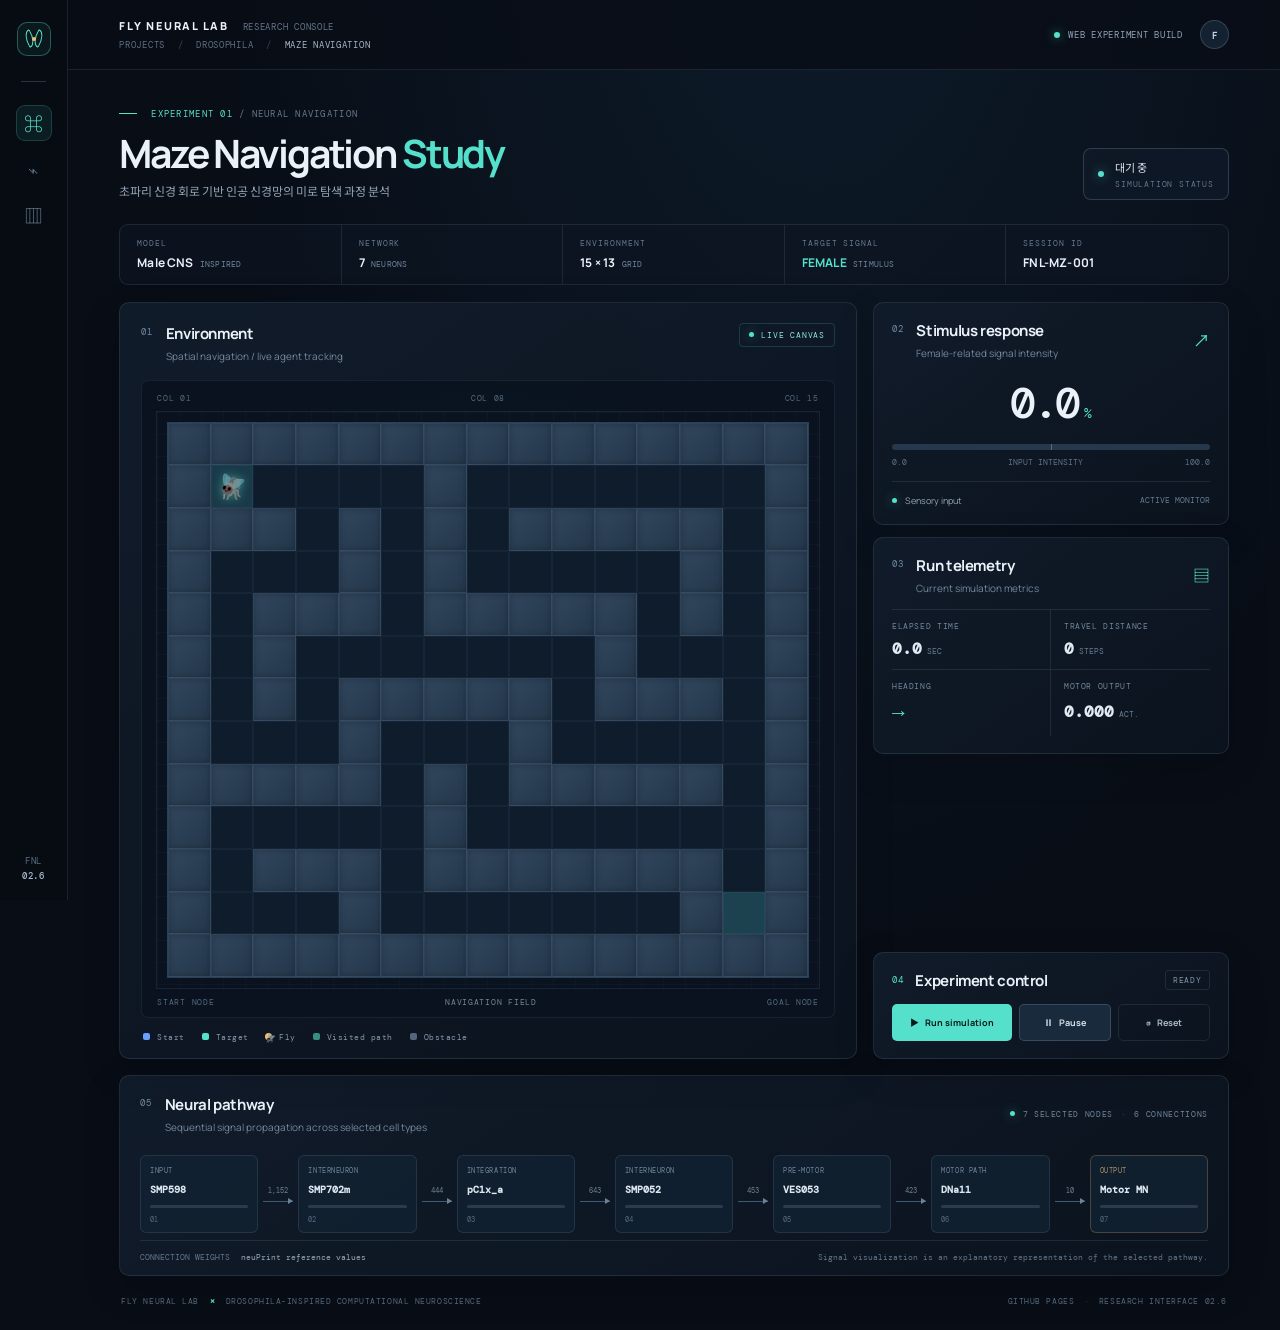
<file: Fly_Maze/index.html>
<!DOCTYPE html>
<html lang="ko">
<head>
  <meta charset="UTF-8">
  <meta name="viewport" content="width=device-width, initial-scale=1.0">
  <meta name="theme-color" content="#080d16">
  <meta name="description" content="Drosophila-inspired neural circuit maze navigation research interface">
  <title>Fly Neural Lab — Research Console</title>
  <link rel="preconnect" href="https://fonts.googleapis.com">
  <link rel="preconnect" href="https://fonts.gstatic.com" crossorigin>
  <link href="https://fonts.googleapis.com/css2?family=DM+Mono:wght@400;500&family=Manrope:wght@400;500;600;700;800&family=Noto+Sans+KR:wght@400;500;600;700&display=swap" rel="stylesheet">
  <link rel="stylesheet" href="style.css?v=fly-icon-1">
</head>
<body>
<div class="app">
  <aside class="rail">
    <a class="brand-mark" href="./" aria-label="Fly Neural Lab"><span class="wing wing-a"></span><span class="wing wing-b"></span><span class="brand-core"></span></a>
    <div class="rail-rule"></div>
    <div class="rail-icon active" title="실험 대시보드">⌘</div>
    <div class="rail-icon" title="신경 회로">⌁</div>
    <div class="rail-icon" title="데이터 분석">▥</div>
    <div class="rail-spacer"></div>
    <div class="rail-version">FNL<br><b>02.6</b></div>
  </aside>

  <div class="main-shell">
    <header class="topbar">
      <div class="brand-lockup">
        <div class="brand-name">FLY NEURAL LAB <span>RESEARCH CONSOLE</span></div>
        <div class="breadcrumb">PROJECTS <i>/</i> DROSOPHILA <i>/</i> <b>MAZE NAVIGATION</b></div>
      </div>
      <div class="top-actions">
        <div class="build-label"><span class="build-dot"></span> WEB EXPERIMENT BUILD</div>
        <div class="avatar">F</div>
      </div>
    </header>

    <main class="content">
      <section class="intro">
        <div>
          <div class="section-kicker"><span class="kicker-line"></span> EXPERIMENT 01 <span class="kicker-muted">/ NEURAL NAVIGATION</span></div>
          <h1>Maze Navigation <em>Study</em></h1>
          <p class="intro-copy">초파리 신경 회로 기반 인공 신경망의 미로 탐색 과정 분석</p>
        </div>
        <div class="run-state"><span class="state-dot"></span><span id="status" role="status">대기 중</span><small>SIMULATION STATUS</small></div>
      </section>

      <section class="summary-strip">
        <div class="summary-item"><span class="summary-label">MODEL</span><strong>Male CNS <small>INSPIRED</small></strong></div>
        <div class="summary-item"><span class="summary-label">NETWORK</span><strong>7 <small>NEURONS</small></strong></div>
        <div class="summary-item"><span class="summary-label">ENVIRONMENT</span><strong>15 × 13 <small>GRID</small></strong></div>
        <div class="summary-item"><span class="summary-label">TARGET SIGNAL</span><strong class="accent-text">FEMALE <small>STIMULUS</small></strong></div>
        <div class="summary-item summary-id"><span class="summary-label">SESSION ID</span><strong>FNL-MZ-001</strong></div>
      </section>

      <section class="primary-grid">
        <article class="surface maze-surface">
          <div class="surface-head">
            <div class="surface-title"><span class="index">01</span><div><h2>Environment</h2><p>Spatial navigation / live agent tracking</p></div></div>
            <div class="live-pill"><span></span> LIVE CANVAS</div>
          </div>
          <div class="maze-wrap">
            <div class="axis axis-top"><span>COL 01</span><span>COL 08</span><span>COL 15</span></div>
            <div class="maze-viewport"><div id="maze" aria-label="미로 시뮬레이션 화면"></div></div>
            <div class="axis axis-bottom"><span>START NODE</span><span class="axis-center">NAVIGATION FIELD</span><span>GOAL NODE</span></div>
          </div>
          <div class="legend">
            <span><i class="lg-start"></i> Start</span><span><i class="lg-goal"></i> Target</span><span><i class="lg-agent">🪰</i> Fly</span><span><i class="lg-trail"></i> Visited path</span><span><i class="lg-wall"></i> Obstacle</span>
          </div>
        </article>

        <aside class="insight-column">
          <article class="surface stimulus-card">
            <div class="surface-head small-head"><div class="surface-title"><span class="index">02</span><div><h2>Stimulus response</h2><p>Female-related signal intensity</p></div></div><span class="corner-mark">↗</span></div>
            <div class="stimulus-number"><strong id="responseValue">0.0</strong><span>%</span></div>
            <div class="meter"><div id="responseBar"></div><i></i></div>
            <div class="meter-scale"><span>0.0</span><span>INPUT INTENSITY</span><span>100.0</span></div>
            <div class="signal-caption"><span class="signal-indicator"></span> Sensory input <b>ACTIVE MONITOR</b></div>
          </article>

          <article class="surface telemetry-card">
            <div class="surface-head small-head"><div class="surface-title"><span class="index">03</span><div><h2>Run telemetry</h2><p>Current simulation metrics</p></div></div><span class="telemetry-symbol">▤</span></div>
            <div class="metric-grid">
              <div class="metric"><span>ELAPSED TIME</span><strong><b id="time">0.0</b><small>SEC</small></strong></div>
              <div class="metric"><span>TRAVEL DISTANCE</span><strong><b id="distance">0</b><small>STEPS</small></strong></div>
              <div class="metric"><span>HEADING</span><strong class="heading-value" id="direction">→</strong></div>
              <div class="metric"><span>MOTOR OUTPUT</span><strong><b id="activationValue">0.000</b><small>ACT.</small></strong></div>
            </div>
          </article>

          <article class="surface control-card">
            <div class="control-heading"><div><span class="index">04</span><h2>Experiment control</h2></div><span class="control-state">READY</span></div>
            <div class="controls">
              <button id="startButton" class="btn btn-run" type="button"><span>▶</span> Run simulation</button>
              <button id="pauseButton" class="btn btn-pause" type="button"><span>Ⅱ</span> Pause</button>
              <button id="resetButton" class="btn btn-reset" type="button"><span>↺</span> Reset</button>
            </div>
          </article>
        </aside>
      </section>

      <section class="surface network-surface">
        <div class="surface-head network-head">
          <div class="surface-title"><span class="index">05</span><div><h2>Neural pathway</h2><p>Sequential signal propagation across selected cell types</p></div></div>
          <div class="network-meta"><span class="network-dot"></span> 7 SELECTED NODES <i>·</i> 6 CONNECTIONS</div>
        </div>
        <div class="pathway" id="neuralPathway">
          <div class="neuron"><span class="neuron-type">INPUT</span><strong>SMP598</strong><div class="neuron-bar"><i></i></div><small>01</small></div>
          <div class="synapse"><span>1,152</span><i></i></div>
          <div class="neuron"><span class="neuron-type">INTERNEURON</span><strong>SMP702m</strong><div class="neuron-bar"><i></i></div><small>02</small></div>
          <div class="synapse"><span>444</span><i></i></div>
          <div class="neuron"><span class="neuron-type">INTEGRATION</span><strong>pC1x_a</strong><div class="neuron-bar"><i></i></div><small>03</small></div>
          <div class="synapse"><span>643</span><i></i></div>
          <div class="neuron"><span class="neuron-type">INTERNEURON</span><strong>SMP052</strong><div class="neuron-bar"><i></i></div><small>04</small></div>
          <div class="synapse"><span>453</span><i></i></div>
          <div class="neuron"><span class="neuron-type">PRE-MOTOR</span><strong>VES053</strong><div class="neuron-bar"><i></i></div><small>05</small></div>
          <div class="synapse"><span>423</span><i></i></div>
          <div class="neuron"><span class="neuron-type">MOTOR PATH</span><strong>DNa11</strong><div class="neuron-bar"><i></i></div><small>06</small></div>
          <div class="synapse"><span>10</span><i></i></div>
          <div class="neuron neuron-output"><span class="neuron-type">OUTPUT</span><strong>Motor MN</strong><div class="neuron-bar"><i></i></div><small>07</small></div>
        </div>
        <div class="network-foot"><span>CONNECTION WEIGHTS <b>neuPrint reference values</b></span><span>Signal visualization is an explanatory representation of the selected pathway.</span></div>
      </section>

      <footer class="footer"><span>FLY NEURAL LAB <b>×</b> DROSOPHILA-INSPIRED COMPUTATIONAL NEUROSCIENCE</span><span>GITHUB PAGES <i>·</i> RESEARCH INTERFACE 02.6</span></footer>
    </main>
  </div>
</div>
<script src="script.js"></script>
<script>
(() => {
  const response = document.getElementById('responseValue');
  const bars = [...document.querySelectorAll('.neuron-bar i')];
  const nodes = [...document.querySelectorAll('.neuron')];
  const weights = [1152, 444, 643, 453, 423, 10];
  const render = () => {
    const input = Math.max(0, Math.min(1, (parseFloat(response.textContent) || 0) / 100));
    let signal = input;
    bars.forEach((bar, index) => {
      bar.style.width = (signal * 100).toFixed(1) + '%';
      nodes[index].classList.toggle('is-active', signal > 0.015);
      if (index < weights.length) signal *= weights[index] / (weights[index] + 100);
    });
  };
  new MutationObserver(render).observe(response, { childList: true, characterData: true, subtree: true });
  render();
})();
</script>
</body>
</html>
</file>
<file: Fly_Maze/style.css>
:root{
 --bg:#080d16;--panel:#101a28;--panel-2:#0c1521;--line:rgba(155,181,210,.13);
 --line-strong:rgba(155,181,210,.23);--text:#eaf1f8;--muted:#8b9bad;--dim:#536579;
 --cyan:#55e0cc;--blue:#6a9fff;--amber:#efbd72;--mono:"DM Mono",monospace;
 --sans:"Manrope","Noto Sans KR",sans-serif
}
*{box-sizing:border-box}
html{min-width:320px;background:var(--bg);scroll-behavior:smooth}
body{margin:0;min-height:100vh;color:var(--text);font-family:var(--sans);background:radial-gradient(ellipse at 64% -12%,rgba(37,91,130,.19),transparent 39rem),#080d16}
button{font:inherit}
.app{min-height:100vh;display:flex}
.rail{width:68px;flex:0 0 68px;min-height:100vh;position:sticky;top:0;height:100vh;display:flex;align-items:center;flex-direction:column;padding:22px 0 17px;background:#070c13;border-right:1px solid var(--line)}
.brand-mark{width:34px;height:34px;border:1px solid rgba(85,224,204,.35);border-radius:10px;display:grid;place-items:center;position:relative;background:rgba(85,224,204,.06)}
.wing{position:absolute;width:9px;height:17px;border:1.5px solid var(--cyan);border-radius:100% 10% 100% 10%;transform:rotate(-30deg)}
.wing-a{left:7px;top:7px}.wing-b{right:7px;top:7px;transform:scaleX(-1) rotate(-30deg)}
.brand-core{width:4px;height:4px;border-radius:50%;background:var(--amber);z-index:1}
.rail-rule{width:25px;height:1px;background:var(--line-strong);margin:25px 0 18px}
.rail-icon{width:36px;height:36px;margin:5px 0;display:grid;place-items:center;border:1px solid transparent;border-radius:9px;color:#60758b;font-size:19px}
.rail-icon.active{color:var(--cyan);border-color:rgba(85,224,204,.19);background:rgba(85,224,204,.08)}
.rail-spacer{flex:1}
.rail-version{color:#5a6d81;text-align:center;font:9px/1.6 var(--mono);letter-spacing:.08em}
.rail-version b{color:#a8b8c9;font-weight:500}
.main-shell{min-width:0;flex:1}
.topbar{height:70px;padding:0 clamp(20px,4vw,58px);display:flex;justify-content:space-between;align-items:center;border-bottom:1px solid var(--line);background:rgba(8,13,22,.76)}
.brand-lockup{display:grid;gap:6px}
.brand-name{font-size:11px;font-weight:800;letter-spacing:.16em}.brand-name span{margin-left:10px;color:#64768a;font:9px var(--mono);letter-spacing:.08em}
.breadcrumb{color:#5e7186;font:9px var(--mono);letter-spacing:.08em}.breadcrumb i{padding:0 7px;color:#35485b;font-style:normal}.breadcrumb b{color:#a6b7c9;font-weight:400}
.top-actions{display:flex;align-items:center;gap:17px}
.build-label{display:flex;align-items:center;gap:8px;color:#91a4b8;font:9px var(--mono);letter-spacing:.08em}
.build-dot,.state-dot,.live-pill span,.signal-indicator,.network-dot{width:6px;height:6px;border-radius:50%;background:var(--cyan);box-shadow:0 0 11px rgba(85,224,204,.6)}
.avatar{width:29px;height:29px;display:grid;place-items:center;border:1px solid var(--line-strong);border-radius:50%;color:#c4d3e1;background:#142131;font-size:10px;font-weight:700}
.content{width:min(1600px,100%);margin:auto;padding:38px clamp(20px,4vw,58px) 24px}
.intro{display:flex;align-items:flex-end;justify-content:space-between;gap:20px;margin-bottom:24px}
.section-kicker,.index{color:var(--cyan);font:9px var(--mono);letter-spacing:.14em}
.kicker-line{display:inline-block;width:18px;height:1px;margin:0 8px 3px 0;background:var(--cyan)}
.kicker-muted{color:#65788c}
h1{margin:12px 0 6px;font-size:clamp(27px,3.2vw,39px);font-weight:700;letter-spacing:-.055em;line-height:1.12}
h1 em{color:var(--cyan);font-style:normal}
.intro-copy{margin:0;color:#92a3b5;font-size:12px}
.run-state{display:grid;grid-template-columns:8px auto;align-items:center;column-gap:9px;row-gap:4px;padding:10px 14px;border:1px solid var(--line-strong);border-radius:8px;background:rgba(16,26,40,.75);color:#d9e4ee;font-size:11px}
.run-state .state-dot{grid-row:1/3}.run-state small{grid-column:2;color:#61758a;font:8px var(--mono);letter-spacing:.1em}
.summary-strip{display:grid;grid-template-columns:repeat(5,1fr);margin-bottom:17px;border:1px solid var(--line);border-radius:9px;background:rgba(13,22,34,.72)}
.summary-item{min-width:0;padding:13px 17px;border-right:1px solid var(--line);display:grid;gap:6px}
.summary-item:last-child{border:0}
.summary-label{color:#65798e;font:8px var(--mono);letter-spacing:.12em}
.summary-item strong{font-size:12px;font-weight:700;letter-spacing:.015em}
.summary-item strong small{margin-left:4px;color:#72869b;font:8px var(--mono)}
.accent-text{color:var(--cyan)}
.primary-grid{display:grid;grid-template-columns:minmax(0,1.7fr) minmax(300px,.82fr);gap:16px;align-items:stretch}
.surface{min-width:0;border:1px solid var(--line);border-radius:10px;background:linear-gradient(145deg,rgba(17,28,43,.97),rgba(11,19,30,.98));box-shadow:0 13px 40px rgba(0,0,0,.13)}
.maze-surface{padding:20px 21px 16px}
.surface-head{display:flex;justify-content:space-between;align-items:flex-start;gap:14px}
.surface-title{display:flex;align-items:flex-start;gap:12px}
.surface-title .index{padding-top:3px;color:#718ba4}
.surface-title h2,.control-heading h2{margin:0;font-size:15px;font-weight:700;letter-spacing:-.025em}
.surface-title p{margin:5px 0 0;color:#75889d;font-size:10px}
.live-pill{display:flex;align-items:center;gap:7px;padding:6px 9px;border:1px solid rgba(85,224,204,.18);border-radius:4px;color:#8ce7d9;font:8px var(--mono);letter-spacing:.1em}
.live-pill span{width:5px;height:5px}
.maze-wrap{margin-top:17px;padding:12px 14px 10px;border:1px solid rgba(128,158,190,.12);border-radius:7px;background:radial-gradient(ellipse at 50% 48%,rgba(29,68,91,.14),transparent 70%),#09121e}
.axis{display:flex;justify-content:space-between;color:#536a80;font:8px var(--mono);letter-spacing:.09em}
.axis-top{padding:0 1px 8px}.axis-bottom{padding:8px 1px 0}.axis-center{color:#71869b}
.maze-viewport{display:flex;justify-content:center;align-items:center;min-height:340px;padding:10px;border:1px solid rgba(94,135,171,.15);background-image:linear-gradient(rgba(94,135,171,.045) 1px,transparent 1px),linear-gradient(90deg,rgba(94,135,171,.045) 1px,transparent 1px);background-size:22px 22px}
#maze{display:grid;width:min(100%,690px);aspect-ratio:15/13;overflow:hidden;border:1px solid rgba(113,151,187,.26);background:#122235;grid-template-columns:repeat(15,minmax(0,1fr));grid-template-rows:repeat(13,minmax(0,1fr))}
.cell{position:relative;min-width:0;min-height:0;border:1px solid rgba(124,158,190,.07)}
.wall{background:linear-gradient(135deg,#31465d,#24374b);box-shadow:inset 0 0 7px rgba(0,0,0,.25)}
.path{background:#0e1c2b}
.start{background:rgba(106,159,255,.17)}
.goal{background:rgba(85,224,204,.17)}
.fly{z-index:2;position:relative;background:rgba(85,224,204,.13)}
.fly::after{content:"🪰";position:absolute;inset:0;display:grid;place-items:center;font-family:system-ui,sans-serif;font-size:clamp(12px,2.2vw,24px);line-height:1;filter:drop-shadow(0 0 5px rgba(85,224,204,.55));}
.cell.visited:not(.fly):not(.start):not(.goal){background:rgba(85,224,204,.2)}
.cell.visited:not(.fly):not(.start):not(.goal)::after{content:"";position:absolute;left:calc(50% - 2px);top:calc(50% - 2px);width:4px;height:4px;border-radius:50%;background:rgba(85,224,204,.65)}
.legend{display:flex;flex-wrap:wrap;gap:17px;padding:14px 2px 0;color:#8799ac;font:8px var(--mono);letter-spacing:.06em}
.legend span{display:flex;align-items:center;gap:7px}.legend i{width:7px;height:7px;border-radius:2px;display:inline-block}
.lg-start{background:var(--blue)}.lg-goal{background:var(--cyan)}.lg-agent{background:var(--amber);border-radius:50%!important}.lg-trail{background:#398e84}.lg-wall{background:#52677e}
.insight-column{display:flex;flex-direction:column;gap:12px}
.stimulus-card,.telemetry-card,.control-card{padding:17px 18px}
.small-head{align-items:center}
.corner-mark,.telemetry-symbol{color:var(--cyan);font-size:17px}
.stimulus-number{display:flex;align-items:baseline;justify-content:center;gap:6px;padding:15px 0 13px}
.stimulus-number strong{font:500 43px var(--mono);letter-spacing:-.08em}
.stimulus-number span{color:var(--cyan);font:13px var(--mono)}
.meter{height:6px;position:relative;overflow:hidden;border-radius:10px;background:#26384b}
#responseBar{height:100%;width:0;border-radius:inherit;background:linear-gradient(90deg,#4d8fe0,var(--cyan));box-shadow:0 0 12px rgba(85,224,204,.35);transition:width .2s ease}
.meter>i{position:absolute;top:0;bottom:0;left:50%;width:1px;background:rgba(255,255,255,.25)}
.meter-scale{display:flex;justify-content:space-between;margin-top:7px;color:#5e7389;font:8px var(--mono)}
.signal-caption{display:flex;align-items:center;gap:8px;margin-top:14px;padding-top:12px;border-top:1px solid var(--line);color:#91a4b7;font-size:9px}
.signal-indicator{width:5px;height:5px}.signal-caption b{margin-left:auto;color:#647c91;font:8px var(--mono);font-weight:400}
.telemetry-list{margin-top:13px}
.metric-grid{display:grid;grid-template-columns:1fr 1fr;margin-top:14px}
.metric{min-width:0;padding:11px 9px 10px 0;border-top:1px solid var(--line);display:grid;gap:7px}
.metric:nth-child(odd){border-right:1px solid var(--line)}
.metric:nth-child(even){padding-left:13px}
.metric>span{color:#71869b;font:8px var(--mono);letter-spacing:.08em}
.metric strong{display:flex;align-items:baseline;gap:5px;font:500 16px var(--mono);color:#e0eaf3}
.metric strong small{color:#687d91;font:8px var(--mono)}
.metric .heading-value{color:var(--cyan);font-size:21px}
.control-card{margin-top:auto}
.control-heading{display:flex;align-items:center;justify-content:space-between;margin-bottom:13px}
.control-heading>div{display:flex;align-items:center;gap:11px}
.control-state{padding:4px 7px;border:1px solid var(--line);border-radius:3px;color:#8296aa;font:8px var(--mono);letter-spacing:.1em}
.controls{display:grid;grid-template-columns:1.3fr 1fr 1fr;gap:7px}
.btn{min-height:37px;padding:0 8px;display:flex;align-items:center;justify-content:center;gap:6px;border:1px solid transparent;border-radius:5px;cursor:pointer;font-size:9px;font-weight:700;transition:all .16s ease}
.btn:hover{transform:translateY(-1px);filter:brightness(1.08)}
.btn:focus-visible{outline:2px solid var(--cyan);outline-offset:3px}
.btn-run{color:#061b1a;background:var(--cyan)}.btn-pause{color:#d6e1eb;border-color:var(--line-strong);background:#1a2a3d}.btn-reset{color:#a9b9c8;border-color:var(--line);background:transparent}
.network-surface{margin-top:16px;padding:18px 20px 13px}
.network-head{align-items:center}
.network-meta{display:flex;align-items:center;gap:8px;color:#71869a;font:8px var(--mono);letter-spacing:.08em}
.network-meta i{color:#43576c;font-style:normal}
.network-dot{width:5px;height:5px}
.pathway{display:flex;align-items:center;gap:5px;margin-top:19px;overflow-x:auto;padding:2px 0 7px;scrollbar-color:#31475b transparent;scrollbar-width:thin}
.neuron{position:relative;flex:1 0 91px;min-width:82px;padding:10px 9px 8px;border:1px solid rgba(119,153,184,.17);border-radius:6px;background:rgba(18,34,51,.8);transition:border-color .2s,background .2s}
.neuron.is-active{border-color:rgba(85,224,204,.42);background:rgba(25,67,71,.24)}
.neuron-type{display:block;overflow:hidden;color:#6f879d;font:7px var(--mono);letter-spacing:.08em;white-space:nowrap}
.neuron strong{display:block;margin:8px 0 9px;color:#dce7f0;font:600 10px var(--mono);white-space:nowrap}
.neuron-bar{height:3px;overflow:hidden;border-radius:5px;background:#293b4d}
.neuron-bar i{display:block;width:0;height:100%;border-radius:inherit;background:linear-gradient(90deg,#5798e8,var(--cyan));transition:width .25s ease}
.neuron small{display:block;margin-top:7px;color:#536b81;font:7px var(--mono)}
.neuron-output{border-color:rgba(239,189,114,.24)}
.neuron-output .neuron-type{color:#b29366}
.synapse{flex:0 0 30px;display:flex;flex-direction:column;align-items:center;gap:6px}
.synapse span{color:#6d8296;font:7px var(--mono)}
.synapse i{position:relative;width:100%;height:1px;background:#405a70}
.synapse i:after{content:"";position:absolute;right:0;top:-3px;border-left:5px solid #68849a;border-top:3px solid transparent;border-bottom:3px solid transparent}
.network-foot{display:flex;justify-content:space-between;gap:15px;padding-top:11px;border-top:1px solid var(--line);color:#62778c;font:8px var(--mono)}
.network-foot b{margin-left:6px;color:#9aabbb;font-weight:400}
.footer{display:flex;justify-content:space-between;gap:15px;padding:20px 2px 0;color:#53687d;font:8px var(--mono);letter-spacing:.07em}
.footer b{padding:0 5px;color:var(--cyan)}.footer i{padding:0 4px;color:#354a5f;font-style:normal}
@media(max-width:1100px){.primary-grid{grid-template-columns:minmax(0,1.35fr) minmax(280px,.85fr)}.maze-viewport{min-height:300px}.summary-item{padding:12px 11px}}
@media(max-width:820px){.rail{width:54px;flex-basis:54px}.primary-grid{grid-template-columns:1fr}.insight-column{display:grid;grid-template-columns:1fr 1fr}.control-card{grid-column:1/-1}.maze-viewport{min-height:340px}.summary-strip{grid-template-columns:repeat(3,1fr)}.summary-item:nth-child(3){border-right:0}.summary-item:nth-child(4),.summary-item:nth-child(5){border-top:1px solid var(--line)}}
@media(max-width:560px){.rail{display:none}.topbar{height:61px;padding:0 15px}.brand-name span{display:none}.breadcrumb{font-size:8px}.build-label{font-size:0}.build-dot{width:7px;height:7px}.content{padding:27px 13px 20px}.intro{align-items:flex-start;flex-direction:column}.run-state{align-self:flex-start}.summary-strip{grid-template-columns:1fr 1fr}.summary-item{padding:11px}.summary-item:nth-child(2),.summary-item:nth-child(4){border-right:0}.summary-item:nth-child(3){border-right:1px solid var(--line)}.summary-item:nth-child(3),.summary-item:nth-child(4),.summary-item:nth-child(5){border-top:1px solid var(--line)}.summary-item:last-child{grid-column:1/-1}.maze-surface{padding:14px 12px}.maze-viewport{min-height:220px;padding:6px}.maze-wrap{padding:9px 7px}.legend{gap:11px}.insight-column{grid-template-columns:1fr}.control-card{grid-column:auto}.network-surface{padding:15px 12px}.network-meta{display:none}.network-foot{flex-direction:column;gap:7px}.footer{flex-direction:column;line-height:1.7}.surface-title h2{font-size:14px}}
@media(prefers-reduced-motion:reduce){*,*:before,*:after{scroll-behavior:auto!important;transition:none!important}}
</file>
